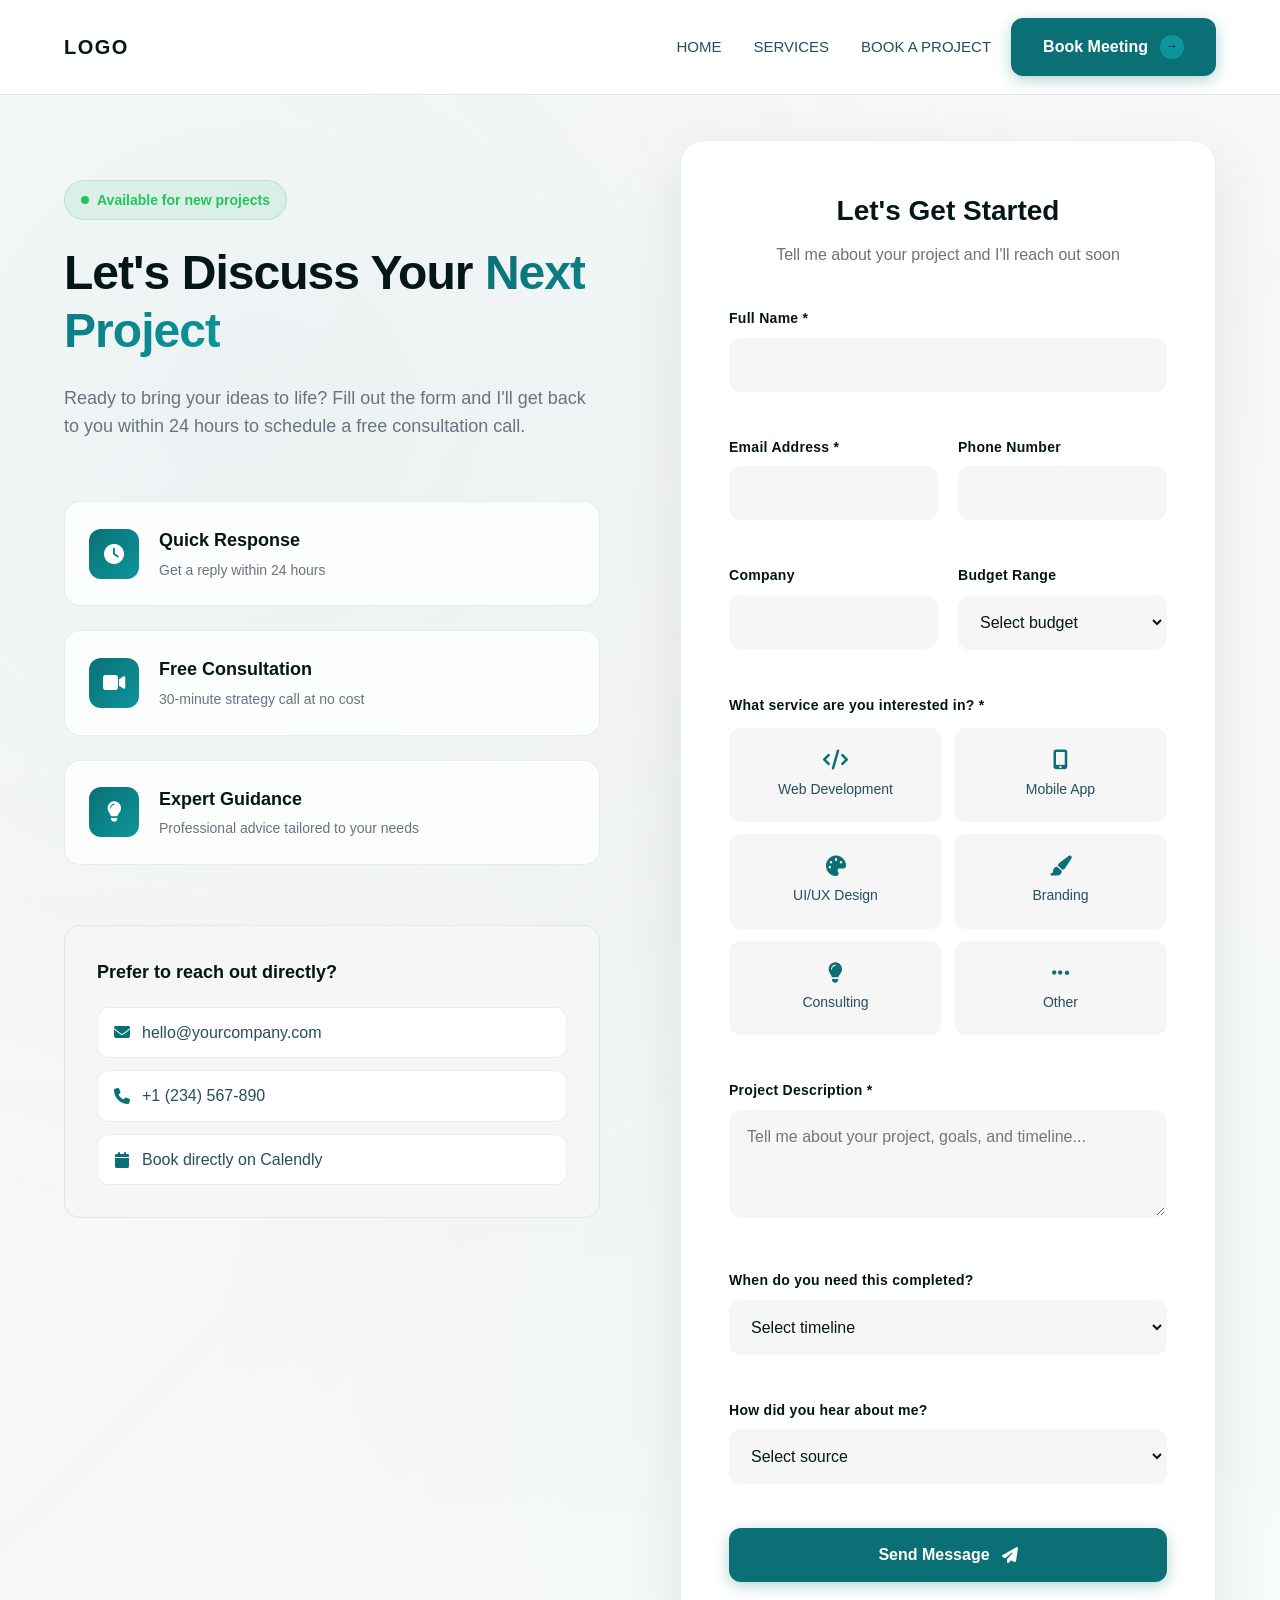
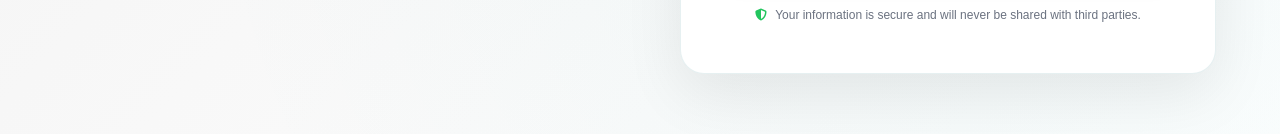
<file: Booking.html>
<!DOCTYPE html>
<html lang="en">
<head>
    <meta charset="UTF-8">
    <meta name="viewport" content="width=device-width, initial-scale=1.0">
    <title>Book a Meeting - Let's Connect</title>
    <link rel="stylesheet" href="booking.css">
    <link rel="preconnect" href="https://fonts.googleapis.com">
    <link rel="preconnect" href="https://fonts.gstatic.com" crossorigin>
    <link href="https://fonts.googleapis.com/css2?family=Inter:wght@300;400;500;600;700;800;900&display=swap" rel="stylesheet">
    <link rel="stylesheet" href="https://cdnjs.cloudflare.com/ajax/libs/font-awesome/6.4.0/css/all.min.css">
</head>
<body>
    <!-- Navigation -->
    <header class="site-header">
        <nav class="nav">
            <div class="logo">
                <a href="index.html">LOGO</a>
            </div>
            <div class="nav-links">
        <a href="index.html">HOME</a>
        <a href="services.html">SERVICES</a>
        <a href="Booking.html">BOOK A PROJECT</a>
            </div>
            <a href="booking-simple.html" class="btn btn-primary">
                Book Meeting
                <span class="icon-arrow">→</span>
            </a>
        </nav>
    </header>

    <!-- Main Booking Section -->
    <section class="booking-section">
        <div class="booking-container">
            <!-- Left Side - Info -->
            <div class="booking-info">
                <div class="info-header">
                    <div class="status-badge">
                        <div class="status-dot"></div>
                        <span>Available for new projects</span>
                    </div>
                    <h1>Let's Discuss Your <span class="gradient-text">Next Project</span></h1>
                    <p class="info-description">
                        Ready to bring your ideas to life? Fill out the form and I'll get back to you within 24 hours 
                        to schedule a free consultation call.
                    </p>
                </div>

                <div class="info-features">
                    <div class="feature-card">
                        <div class="feature-icon">
                            <i class="fas fa-clock"></i>
                        </div>
                        <div class="feature-content">
                            <h3>Quick Response</h3>
                            <p>Get a reply within 24 hours</p>
                        </div>
                    </div>
                    
                    <div class="feature-card">
                        <div class="feature-icon">
                            <i class="fas fa-video"></i>
                        </div>
                        <div class="feature-content">
                            <h3>Free Consultation</h3>
                            <p>30-minute strategy call at no cost</p>
                        </div>
                    </div>
                    
                    <div class="feature-card">
                        <div class="feature-icon">
                            <i class="fas fa-lightbulb"></i>
                        </div>
                        <div class="feature-content">
                            <h3>Expert Guidance</h3>
                            <p>Professional advice tailored to your needs</p>
                        </div>
                    </div>
                </div>

                <div class="contact-alternatives">
                    <h4>Prefer to reach out directly?</h4>
                    <div class="contact-methods">
                        <a href="mailto:hello@yourcompany.com" class="contact-method">
                            <i class="fas fa-envelope"></i>
                            hello@yourcompany.com
                        </a>
                        <a href="tel:+1234567890" class="contact-method">
                            <i class="fas fa-phone"></i>
                            +1 (234) 567-890
                        </a>
                        <a href="https://calendly.com/yourname" class="contact-method" target="_blank">
                            <i class="fas fa-calendar"></i>
                            Book directly on Calendly
                        </a>
                    </div>
                </div>
            </div>

            <!-- Right Side - Form -->
            <div class="booking-form">
                <form id="contactForm" class="contact-form">
                    <div class="form-header">
                        <h2>Let's Get Started</h2>
                        <p>Tell me about your project and I'll reach out soon</p>
                    </div>

                    <!-- Personal Information -->
                    <div class="form-row">
                        <div class="form-group">
                            <label for="fullName" class="form-label">Full Name *</label>
                            <input type="text" id="fullName" name="fullName" class="form-control" required>
                            <span class="error-message"></span>
                        </div>
                    </div>

                    <div class="form-row">
                        <div class="form-group half">
                            <label for="email" class="form-label">Email Address *</label>
                            <input type="email" id="email" name="email" class="form-control" required>
                            <span class="error-message"></span>
                        </div>
                        <div class="form-group half">
                            <label for="phone" class="form-label">Phone Number</label>
                            <input type="tel" id="phone" name="phone" class="form-control">
                            <span class="error-message"></span>
                        </div>
                    </div>

                    <div class="form-row">
                        <div class="form-group half">
                            <label for="company" class="form-label">Company</label>
                            <input type="text" id="company" name="company" class="form-control">
                            <span class="error-message"></span>
                        </div>
                        <div class="form-group half">
                            <label for="budget" class="form-label">Budget Range</label>
                            <select id="budget" name="budget" class="form-control">
                                <option value="">Select budget</option>
                                <option value="under-5k">Under $5,000</option>
                                <option value="5k-15k">$5,000 - $15,000</option>
                                <option value="15k-30k">$15,000 - $30,000</option>
                                <option value="30k-plus">$30,000+</option>
                                <option value="discuss">Let's discuss</option>
                            </select>
                            <span class="error-message"></span>
                        </div>
                    </div>

                    <!-- Service Interest -->
                    <div class="form-row">
                        <div class="form-group">
                            <label class="form-label">What service are you interested in? *</label>
                            <div class="service-options">
                                <label class="service-option">
                                    <input type="radio" name="serviceType" value="web-development" required>
                                    <span class="option-content">
                                        <i class="fas fa-code"></i>
                                        Web Development
                                    </span>
                                </label>
                                <label class="service-option">
                                    <input type="radio" name="serviceType" value="mobile-app">
                                    <span class="option-content">
                                        <i class="fas fa-mobile-alt"></i>
                                        Mobile App
                                    </span>
                                </label>
                                <label class="service-option">
                                    <input type="radio" name="serviceType" value="ui-ux-design">
                                    <span class="option-content">
                                        <i class="fas fa-palette"></i>
                                        UI/UX Design
                                    </span>
                                </label>
                                <label class="service-option">
                                    <input type="radio" name="serviceType" value="branding">
                                    <span class="option-content">
                                        <i class="fas fa-paint-brush"></i>
                                        Branding
                                    </span>
                                </label>
                                <label class="service-option">
                                    <input type="radio" name="serviceType" value="consulting">
                                    <span class="option-content">
                                        <i class="fas fa-lightbulb"></i>
                                        Consulting
                                    </span>
                                </label>
                                <label class="service-option">
                                    <input type="radio" name="serviceType" value="other">
                                    <span class="option-content">
                                        <i class="fas fa-ellipsis-h"></i>
                                        Other
                                    </span>
                                </label>
                            </div>
                            <span class="error-message"></span>
                        </div>
                    </div>

                    <!-- Project Details -->
                    <div class="form-row">
                        <div class="form-group">
                            <label for="projectDescription" class="form-label">Project Description *</label>
                            <textarea id="projectDescription" name="projectDescription" class="form-control" rows="4" 
                                placeholder="Tell me about your project, goals, and timeline..." required></textarea>
                            <span class="error-message"></span>
                        </div>
                    </div>

                    <!-- Timeline -->
                    <div class="form-row">
                        <div class="form-group">
                            <label for="timeline" class="form-label">When do you need this completed?</label>
                            <select id="timeline" name="timeline" class="form-control">
                                <option value="">Select timeline</option>
                                <option value="asap">ASAP</option>
                                <option value="1-month">Within 1 month</option>
                                <option value="1-3-months">1-3 months</option>
                                <option value="3-6-months">3-6 months</option>
                                <option value="flexible">Flexible timeline</option>
                            </select>
                            <span class="error-message"></span>
                        </div>
                    </div>

                    <!-- How they found you -->
                    <div class="form-row">
                        <div class="form-group">
                            <label for="referralSource" class="form-label">How did you hear about me?</label>
                            <select id="referralSource" name="referralSource" class="form-control">
                                <option value="">Select source</option>
                                <option value="google">Google Search</option>
                                <option value="social-media">Social Media</option>
                                <option value="referral">Referral</option>
                                <option value="linkedin">LinkedIn</option>
                                <option value="portfolio">Portfolio Website</option>
                                <option value="networking">Networking Event</option>
                                <option value="other">Other</option>
                            </select>
                            <span class="error-message"></span>
                        </div>
                    </div>

                    <!-- Submit Button -->
                    <div class="form-row">
                        <button type="submit" class="submit-btn">
                            <span class="btn-text">Send Message</span>
                            <div class="btn-loader">
                                <i class="fas fa-spinner fa-spin"></i>
                            </div>
                            <i class="fas fa-paper-plane"></i>
                        </button>
                    </div>

                    <div class="form-footer">
                        <p><i class="fas fa-shield-alt"></i> Your information is secure and will never be shared with third parties.</p>
                    </div>
                </form>
            </div>
        </div>
    </section>

    <!-- Success Modal -->
    <div id="successModal" class="modal">
        <div class="modal-content">
            <div class="success-icon">
                <i class="fas fa-check-circle"></i>
            </div>
            <h2>Message Sent Successfully!</h2>
            <p>Thanks for reaching out! I'll review your message and get back to you within 24 hours with next steps.</p>
            <div class="success-actions">
                <button class="btn btn-primary" onclick="closeSuccessModal()">
                    Perfect!
                </button>
            </div>
        </div>
    </div>

    <script src="booking.js"></script>
</body>
</html>
</file>
<file: booking.css>
:root {
    /* Your Color Palette */
    --black: #031716;
    --dark-green: #032F30;
    --green: #0A7075;
    --lime: #0C969C;
    --soft-blue: #6BA3BE;
    --blue-gray: #274D60;
    --graywhite: #F6F6F6;
    --text: #0e0f10;
    
    /* Semantic Colors */
    --primary: var(--green);
    --primary-hover: var(--dark-green);
    --secondary: var(--lime);
    --accent: var(--blue-gray);
    --success: #22c55e;
    --error: #ef4444;
    
    /* Text Colors */
    --text-primary: var(--black);
    --text-secondary: var(--blue-gray);
    --text-muted: #6b7280;
    --text-inverse: #ffffff;
    
    /* Background Colors */
    --bg-primary: #ffffff;
    --bg-secondary: var(--graywhite);
    --bg-gradient: linear-gradient(135deg, var(--green) 0%, var(--lime) 100%);
}

* {
    box-sizing: border-box;
    margin: 0;
    padding: 0;
}

body {
    font-family: "Gilroy", -apple-system, BlinkMacSystemFont, sans-serif;
    color: var(--text-primary);
    background: var(--bg-primary);
    line-height: 1.6;
}

/* Navigation */
.site-header {
    position: fixed;
    top: 0;
    left: 0;
    right: 0;
    z-index: 1000;
    background: rgba(255, 255, 255, 0.95);
    backdrop-filter: blur(10px);
    border-bottom: 1px solid rgba(3, 23, 22, 0.1);
}

.nav {
    max-width: 1200px;
    margin: 0 auto;
    padding: 18px 24px;
    display: grid;
    grid-template-columns: 1fr auto auto;
    align-items: center;
    gap: 20px;
}

.logo a {
    font-weight: 800;
    letter-spacing: 1.5px;
    text-decoration: none;
    color: var(--black);
    font-size: 20px;
}

.nav-links {
    display: flex;
    gap: 32px;
}

.nav-links a {
    text-decoration: none;
    color: var(--text-secondary);
    font-weight: 500;
    font-size: 15px;
    transition: color 0.3s ease;
}

.nav-links a:hover {
    color: var(--primary);
}

/* Button Styles */
.btn {
    display: inline-flex;
    align-items: center;
    gap: 12px;
    text-decoration: none;
    border-radius: 12px;
    font-weight: 600;
    font-size: 16px;
    transition: all 0.3s ease;
    border: none;
    cursor: pointer;
}

.btn-primary {
    background: var(--primary);
    color: var(--text-inverse);
    padding: 16px 32px;
    box-shadow: 0 4px 15px rgba(10, 112, 117, 0.3);
}

.btn-primary:hover {
    background: var(--primary-hover);
    transform: translateY(-2px);
    box-shadow: 0 8px 25px rgba(10, 112, 117, 0.4);
}

.btn-primary .icon-arrow {
    background: var(--secondary);
    color: var(--black);
    width: 24px;
    height: 24px;
    border-radius: 50%;
    display: flex;
    align-items: center;
    justify-content: center;
    font-size: 12px;
    transition: transform 0.3s ease;
}

.btn:hover .icon-arrow {
    transform: translateX(4px);
}

/* Main Booking Section */
.booking-section {
    margin-top: 80px;
    min-height: 100vh;
    background: linear-gradient(135deg, #fafbfc 0%, var(--bg-secondary) 50%, #ffffff 100%);
    position: relative;
    overflow: hidden;
}

.booking-section::before {
    content: '';
    position: absolute;
    top: 0;
    left: 0;
    right: 0;
    bottom: 0;
    background-image: 
        radial-gradient(circle at 20% 20%, rgba(10, 112, 117, 0.05) 0%, transparent 50%),
        radial-gradient(circle at 80% 80%, rgba(12, 150, 156, 0.05) 0%, transparent 50%);
    pointer-events: none;
}

.booking-container {
    max-width: 1200px;
    margin: 0 auto;
    padding: 60px 24px;
    display: grid;
    grid-template-columns: 1fr 1fr;
    gap: 80px;
    align-items: start;
    position: relative;
    z-index: 2;
}

/* Left Side - Info */
.booking-info {
    padding-top: 40px;
}

.info-header {
    margin-bottom: 60px;
}

.status-badge {
    display: inline-flex;
    align-items: center;
    gap: 8px;
    background: rgba(34, 197, 94, 0.1);
    color: var(--success);
    padding: 8px 16px;
    border-radius: 999px;
    font-weight: 600;
    font-size: 14px;
    margin-bottom: 24px;
    border: 1px solid rgba(34, 197, 94, 0.2);
}

.status-dot {
    width: 8px;
    height: 8px;
    background: var(--success);
    border-radius: 50%;
    animation: pulse 2s infinite;
}

@keyframes pulse {
    0%, 100% {
        opacity: 1;
        transform: scale(1);
    }
    50% {
        opacity: 0.7;
        transform: scale(1.1);
    }
}

.info-header h1 {
    font-weight: 800;
    font-size: clamp(32px, 5vw, 48px);
    line-height: 1.2;
    margin-bottom: 24px;
    letter-spacing: -0.02em;
}

.gradient-text {
    background: var(--bg-gradient);
    -webkit-background-clip: text;
    -webkit-text-fill-color: transparent;
    background-clip: text;
}

.info-description {
    font-size: 18px;
    color: var(--text-muted);
    line-height: 1.6;
    margin-bottom: 40px;
}

/* Feature Cards */
.info-features {
    display: flex;
    flex-direction: column;
    gap: 24px;
    margin-bottom: 60px;
}

.feature-card {
    display: flex;
    align-items: center;
    gap: 20px;
    padding: 24px;
    background: rgba(255, 255, 255, 0.8);
    border-radius: 16px;
    border: 1px solid rgba(10, 112, 117, 0.1);
    backdrop-filter: blur(10px);
    transition: all 0.3s ease;
}

.feature-card:hover {
    transform: translateY(-2px);
    box-shadow: 0 8px 25px rgba(10, 112, 117, 0.1);
    border-color: var(--primary);
}

.feature-icon {
    width: 50px;
    height: 50px;
    background: var(--bg-gradient);
    border-radius: 12px;
    display: flex;
    align-items: center;
    justify-content: center;
    color: white;
    font-size: 20px;
}

.feature-content h3 {
    font-size: 18px;
    font-weight: 600;
    color: var(--text-primary);
    margin-bottom: 4px;
}

.feature-content p {
    font-size: 14px;
    color: var(--text-muted);
}

/* Contact Alternatives */
.contact-alternatives {
    background: var(--bg-secondary);
    border-radius: 16px;
    padding: 32px;
    border: 1px solid rgba(10, 112, 117, 0.1);
}

.contact-alternatives h4 {
    font-size: 18px;
    font-weight: 600;
    color: var(--text-primary);
    margin-bottom: 20px;
}

.contact-methods {
    display: flex;
    flex-direction: column;
    gap: 12px;
}

.contact-method {
    display: flex;
    align-items: center;
    gap: 12px;
    padding: 12px 16px;
    background: white;
    border-radius: 12px;
    text-decoration: none;
    color: var(--text-secondary);
    font-weight: 500;
    transition: all 0.3s ease;
    border: 1px solid rgba(10, 112, 117, 0.1);
}

.contact-method:hover {
    color: var(--primary);
    border-color: var(--primary);
    transform: translateX(4px);
}

.contact-method i {
    color: var(--primary);
    width: 16px;
    text-align: center;
}

/* Right Side - Form */
.booking-form {
    background: white;
    border-radius: 24px;
    padding: 48px;
    box-shadow: 0 20px 60px rgba(0, 0, 0, 0.08);
    border: 1px solid rgba(10, 112, 117, 0.1);
    position: sticky;
    top: 120px;
}

.form-header {
    text-align: center;
    margin-bottom: 40px;
}

.form-header h2 {
    font-size: 28px;
    font-weight: 700;
    color: var(--text-primary);
    margin-bottom: 8px;
}

.form-header p {
    font-size: 16px;
    color: var(--text-muted);
}

/* Form Styles */
.form-row {
    display: flex;
    gap: 20px;
    margin-bottom: 24px;
}

.form-group {
    flex: 1;
}

.form-group.half {
    flex: 0 0 calc(50% - 10px);
}

.form-label {
    display: block;
    font-weight: 600;
    font-size: 14px;
    color: var(--text-primary);
    margin-bottom: 8px;
    letter-spacing: 0.02em;
}

.form-control {
    width: 100%;
    background: var(--bg-secondary);
    border: 2px solid transparent;
    border-radius: 12px;
    padding: 16px;
    color: var(--text-primary);
    font-family: "Gilroy", sans-serif;
    font-size: 16px;
    transition: all 0.3s ease;
}

.form-control:focus {
    outline: none;
    border-color: var(--primary);
    box-shadow: 0 0 0 3px rgba(10, 112, 117, 0.1);
    background: white;
}

.form-control.error {
    border-color: var(--error);
    box-shadow: 0 0 0 3px rgba(239, 68, 68, 0.1);
}

.error-message {
    display: block;
    color: var(--error);
    font-size: 12px;
    margin-top: 4px;
    min-height: 16px;
}

/* Service Options */
.service-options {
    display: grid;
    grid-template-columns: repeat(auto-fit, minmax(150px, 1fr));
    gap: 12px;
    margin-top: 12px;
}

.service-option {
    display: flex;
    align-items: center;
    justify-content: center;
    cursor: pointer;
    position: relative;
}

.service-option input[type="radio"] {
    display: none;
}

.option-content {
    display: flex;
    flex-direction: column;
    align-items: center;
    gap: 8px;
    padding: 20px 16px;
    background: var(--bg-secondary);
    border: 2px solid transparent;
    border-radius: 12px;
    width: 100%;
    text-align: center;
    font-weight: 500;
    font-size: 14px;
    color: var(--text-secondary);
    transition: all 0.3s ease;
}

.option-content i {
    font-size: 20px;
    color: var(--primary);
}

.service-option:hover .option-content {
    border-color: rgba(10, 112, 117, 0.2);
    background: white;
}

.service-option input[type="radio"]:checked ~ .option-content {
    border-color: var(--primary);
    background: rgba(10, 112, 117, 0.05);
    color: var(--primary);
}

.service-option input[type="radio"]:checked ~ .option-content i {
    color: var(--secondary);
}

/* Submit Button */
.submit-btn {
    width: 100%;
    background: var(--primary);
    color: white;
    border: none;
    border-radius: 12px;
    padding: 18px 24px;
    font-family: "Gilroy", sans-serif;
    font-weight: 700;
    font-size: 16px;
    cursor: pointer;
    transition: all 0.3s ease;
    position: relative;
    display: flex;
    align-items: center;
    justify-content: center;
    gap: 12px;
    box-shadow: 0 4px 15px rgba(10, 112, 117, 0.3);
}

.submit-btn:hover {
    background: var(--primary-hover);
    transform: translateY(-2px);
    box-shadow: 0 8px 25px rgba(10, 112, 117, 0.4);
}

.submit-btn:disabled {
    opacity: 0.7;
    cursor: not-allowed;
    transform: none;
}

.btn-loader {
    display: none;
}

.submit-btn.loading .btn-text {
    display: none;
}

.submit-btn.loading .btn-loader {
    display: flex;
}

.submit-btn.loading i:not(.fa-spin) {
    display: none;
}

/* Form Footer */
.form-footer {
    text-align: center;
    margin-top: 24px;
}

.form-footer p {
    font-size: 12px;
    color: var(--text-muted);
    display: flex;
    align-items: center;
    justify-content: center;
    gap: 8px;
}

.form-footer i {
    color: var(--success);
}

/* Success Modal */
.modal {
    display: none;
    position: fixed;
    top: 0;
    left: 0;
    width: 100%;
    height: 100%;
    background: rgba(0, 0, 0, 0.5);
    z-index: 10000;
    backdrop-filter: blur(5px);
}

.modal.show {
    display: flex;
    align-items: center;
    justify-content: center;
    animation: modalFadeIn 0.3s ease-out;
}

@keyframes modalFadeIn {
    from { opacity: 0; }
    to { opacity: 1; }
}

.modal-content {
    background: white;
    border-radius: 24px;
    padding: 48px;
    max-width: 500px;
    width: 90%;
    text-align: center;
    box-shadow: 0 20px 60px rgba(0, 0, 0, 0.2);
    animation: modalSlideIn 0.3s ease-out;
}

@keyframes modalSlideIn {
    from {
        opacity: 0;
        transform: translateY(-20px) scale(0.95);
    }
    to {
        opacity: 1;
        transform: translateY(0) scale(1);
    }
}

.success-icon {
    width: 80px;
    height: 80px;
    background: var(--bg-gradient);
    border-radius: 50%;
    display: flex;
    align-items: center;
    justify-content: center;
    margin: 0 auto 24px;
}

.success-icon i {
    font-size: 36px;
    color: white;
}

.modal-content h2 {
    font-size: 28px;
    font-weight: 700;
    margin: 0 0 16px 0;
    color: var(--text-primary);
}

.modal-content p {
    font-size: 16px;
    color: var(--text-muted);
    margin-bottom: 32px;
    line-height: 1.6;
}

.success-actions {
    display: flex;
    justify-content: center;
}

/* Responsive Design */
@media (max-width: 968px) {
    .booking-container {
        grid-template-columns: 1fr;
        gap: 40px;
    }
    
    .booking-form {
        position: static;
    }
    
    .info-features {
        margin-bottom: 40px;
    }
}

@media (max-width: 768px) {
    .nav {
        grid-template-columns: 1fr auto;
        gap: 20px;
    }
    
    .nav-links {
        display: none;
    }
    
    .booking-container {
        padding: 40px 20px;
    }
    
    .booking-form {
        padding: 32px 24px;
    }
    
    .form-row {
        flex-direction: column;
        gap: 0;
    }
    
    .form-group.half {
        flex: 1;
        margin-bottom: 24px;
    }
    
    .service-options {
        grid-template-columns: repeat(2, 1fr);
    }
    
    .feature-card {
        padding: 20px;
    }
    
    .contact-alternatives {
        padding: 24px;
    }
}

@media (max-width: 480px) {
    .service-options {
        grid-template-columns: 1fr;
    }
    
    .info-header h1 {
        font-size: 28px;
    }
    
    .form-header h2 {
        font-size: 24px;
    }
    
    .feature-card {
        flex-direction: column;
        text-align: center;
        gap: 16px;
    }
}

/* Select dropdown styling */
.form-control select {
    appearance: none;
    background-image: url("data:image/svg+xml;charset=UTF-8,%3csvg xmlns='http://www.w3.org/2000/svg' viewBox='0 0 24 24' fill='none' stroke='%230A7075' stroke-width='2' stroke-linecap='round' stroke-linejoin='round'%3e%3cpolyline points='6,9 12,15 18,9'%3e%3c/polyline%3e%3c/svg%3e");
    background-repeat: no-repeat;
    background-position: right 12px center;
    background-size: 16px;
    padding-right: 40px;
}

/* Smooth scrolling */
html {
    scroll-behavior: smooth;
}
</file>
